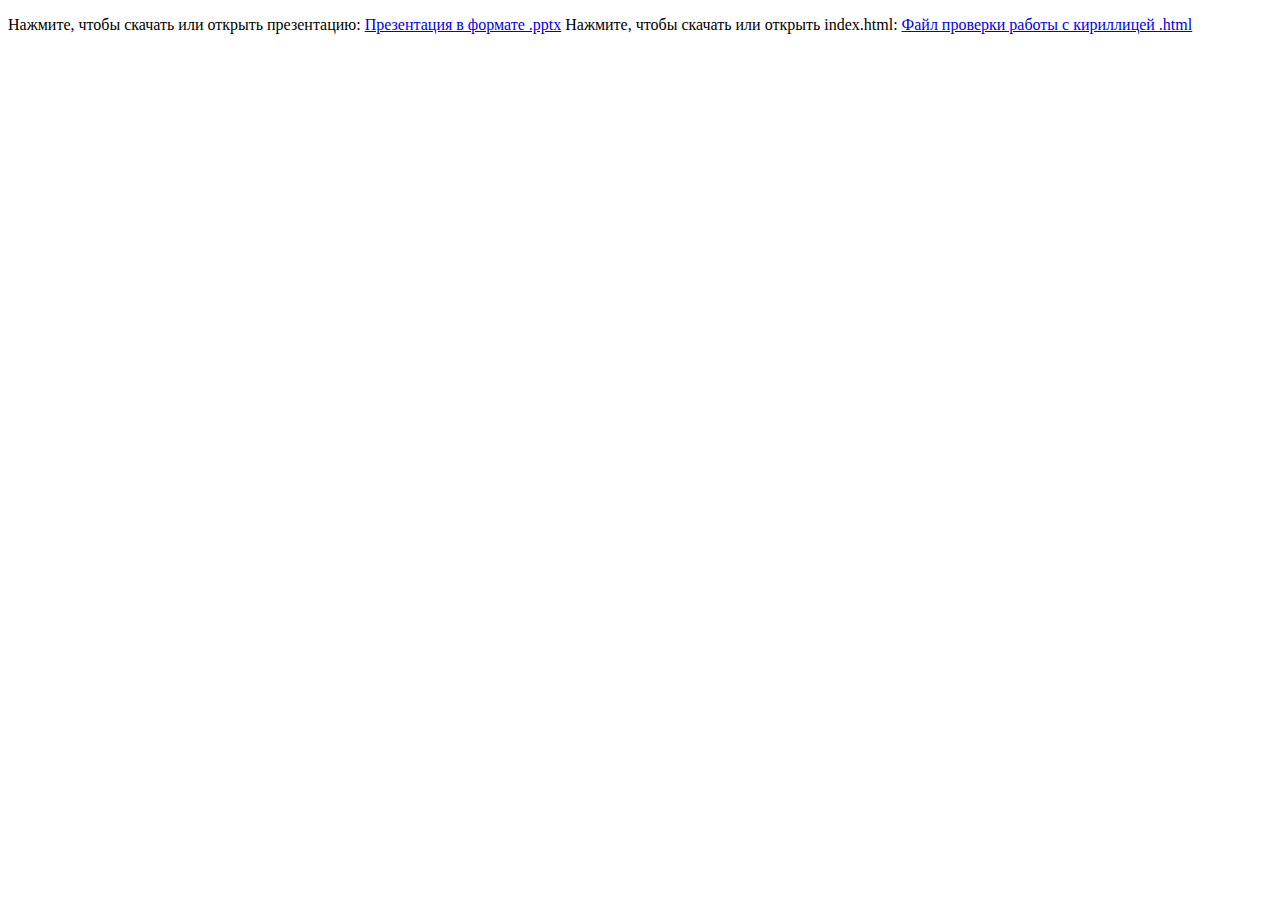
<file: index.html>
<!DOCTYPE html>
<html>
<head>
    <title>Моя презентация</title>
</head>
<body>

    <p>
        Нажмите, чтобы скачать или открыть презентацию:
        <a href="СетьВводный.pptx">Презентация в формате .pptx</a>
        Нажмите, чтобы скачать или открыть index.html:
        <a href="index.html">Файл проверки работы с кириллицей .html</a>
    </p>

</body>
</html>
</file>
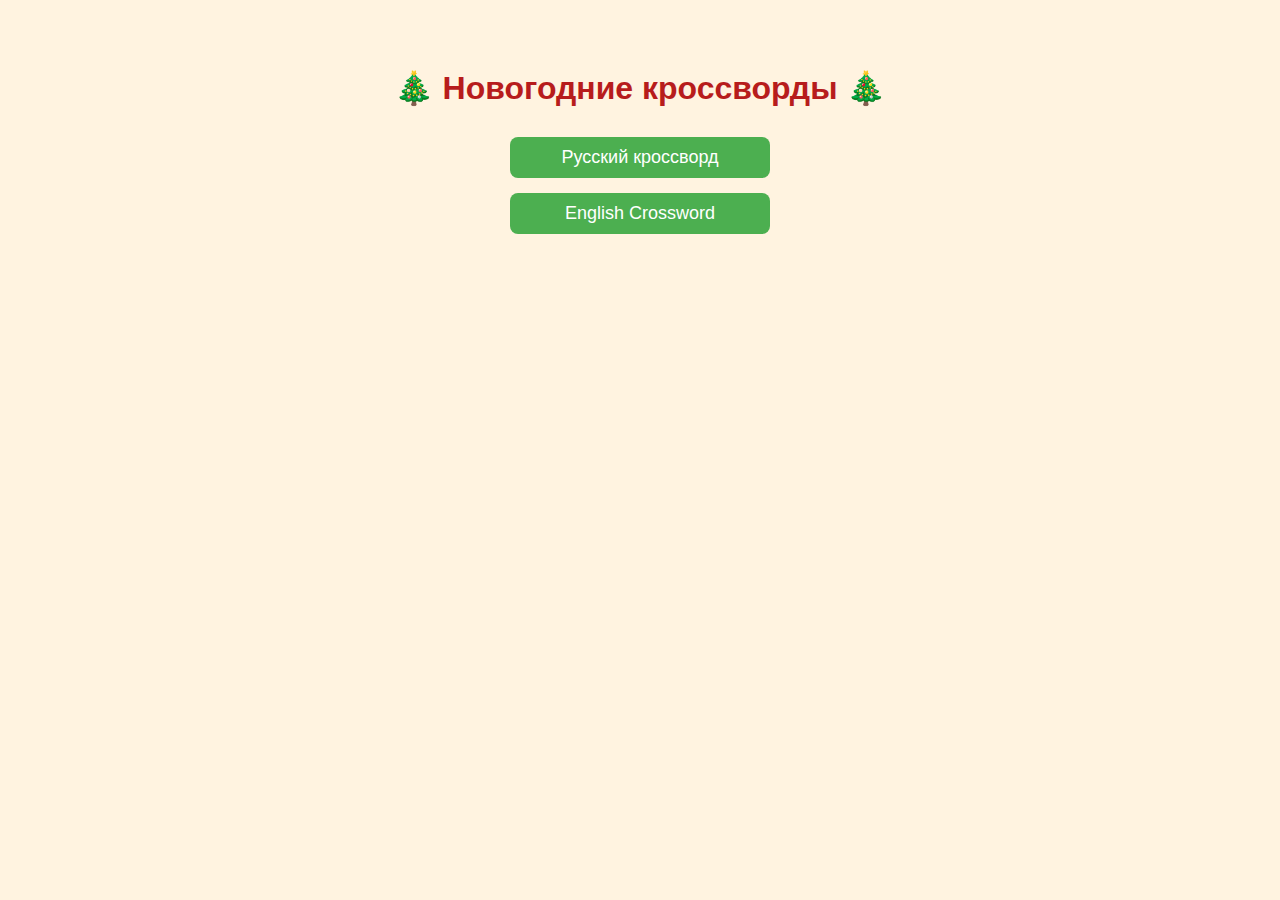
<file: index1.html>
<!DOCTYPE html>
<html lang="ru">
<head>
  <meta charset="UTF-8">
  <title>Новогодние кроссворды</title>
  <style>
    body {
      font-family: Arial;
      text-align: center;
      background-color: #fff3e0;
      padding: 40px;
    }
    h1 {
      color: #b71c1c;
    }
    .links {
      margin-top: 30px;
      font-size: 18px;
    }
    .links a {
      display: block;
      margin: 15px;
      padding: 10px 20px;
      background-color: #4caf50;
      color: white;
      text-decoration: none;
      border-radius: 8px;
      width: 220px;
      margin-left: auto;
      margin-right: auto;
    }
    .links a:hover {
      background-color: #388e3c;
    }
  </style>
</head>
<body>
  <h1>🎄 Новогодние кроссворды 🎄</h1>
  
  <div class="links">
    <a href="krossvordRU.html">Русский кроссворд</a>
    <a href="krossvordEN.html">English Crossword</a>
  </div>
</body>
</html>
</file>
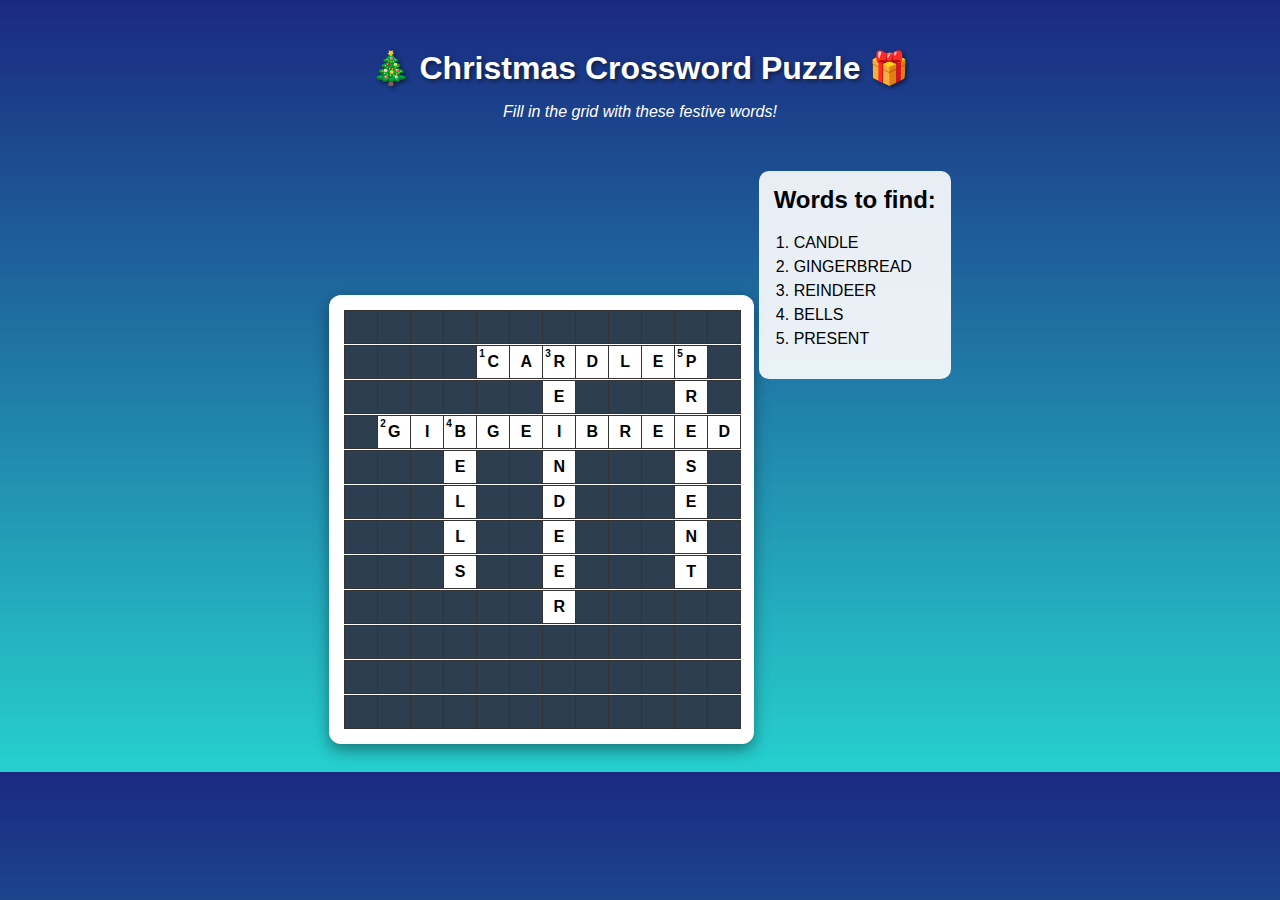
<file: krossvordEN.html>
<!DOCTYPE html>
<html lang="en">
<head>
  <meta charset="UTF-8">
  <meta name="viewport" content="width=device-width, initial-scale=1.0">
  <title>🎄 Christmas Crossword</title>
  <style>
    body {
      font-family: 'Segoe UI', Tahoma, Geneva, Verdana, sans-serif;
      background: linear-gradient(to bottom, #1a2980, #26d0ce);
      color: white;
      text-align: center;
      padding: 20px;
    }

    h1 {
      text-shadow: 2px 2px 4px rgba(0, 0, 0, 0.5);
      margin-bottom: 10px;
    }

    .subtitle {
      margin-bottom: 25px;
      font-style: italic;
    }

    .crossword-container {
      display: inline-block;
      background-color: white;
      padding: 15px;
      border-radius: 12px;
      box-shadow: 0 6px 15px rgba(0, 0, 0, 0.4);
    }

    .crossword-grid {
      display: grid;
      grid-template-columns: repeat(12, 32px);
      grid-gap: 1px;
      margin: 0 auto;
    }

    .cell {
      width: 32px;
      height: 32px;
      display: flex;
      align-items: center;
      justify-content: center;
      background-color: #ffffff;
      border: 1px solid #333;
      font-weight: bold;
      font-size: 16px;
      position: relative;
      color: #000;
    }

    .cell.black {
      background-color: #2c3e50;
    }

    .cell.number::before {
      content: attr(data-number);
      position: absolute;
      top: 2px;
      left: 2px;
      font-size: 10px;
      color: #000;
      font-weight: bold;
    }

    .word-list {
      margin-top: 25px;
      background-color: rgba(255, 255, 255, 0.9);
      color: #000;
      padding: 15px;
      border-radius: 10px;
      display: inline-block;
      max-width: 500px;
    }

    .word-list h2 {
      margin-top: 0;
    }

    .word-list ol {
      text-align: left;
      padding-left: 20px;
    }

    .word-list li {
      margin-bottom: 6px;
    }
  </style>
</head>
<body>
  <h1>🎄 Christmas Crossword Puzzle 🎁</h1>
  <p class="subtitle">Fill in the grid with these festive words!</p>

  <div class="crossword-container">
    <div class="crossword-grid" id="grid"></div>
  </div>

  <div class="word-list">
    <h2>Words to find:</h2>
    <ol>
      <li>CANDLE</li>
      <li>GINGERBREAD</li>
      <li>REINDEER</li>
      <li>BELLS</li>
      <li>PRESENT</li>
    </ol>
  </div>

  <script>
    // Кроссвордные слова с позициями
    const words = [
      { word: "CANDLE",      direction: "across",  row: 1, col: 4,  number: 1 },
      { word: "GINGERBREAD", direction: "across",  row: 3, col: 1,  number: 2 },
      { word: "REINDEER",    direction: "down",    row: 1, col: 6,  number: 3 },
      { word: "BELLS",       direction: "down",    row: 3, col: 3,  number: 4 },
      { word: "PRESENT",     direction: "down",    row: 1, col: 10, number: 5 }
    ];

    const gridSize = 12;
    const grid = Array(gridSize).fill(null).map(() => Array(gridSize).fill(null));
    const numbers = Array(gridSize).fill(null).map(() => Array(gridSize).fill(null));

    // Заполнение сетки
    words.forEach(w => {
      const { word, direction, row, col, number } = w;
      if (direction === "across") {
        for (let i = 0; i < word.length; i++) {
          if (col + i < gridSize) {
            grid[row][col + i] = word[i];
            if (i === 0) numbers[row][col + i] = number;
          }
        }
      } else if (direction === "down") {
        for (let i = 0; i < word.length; i++) {
          if (row + i < gridSize) {
            grid[row + i][col] = word[i];
            if (i === 0) numbers[row + i][col] = number;
          }
        }
      }
    });

    // Отрисовка
    const gridEl = document.getElementById("grid");
    for (let r = 0; r < gridSize; r++) {
      for (let c = 0; c < gridSize; c++) {
        const cell = document.createElement("div");
        cell.classList.add("cell");
        if (grid[r][c] === null) {
          cell.classList.add("black");
        } else {
          cell.textContent = grid[r][c];
          if (numbers[r][c]) {
            cell.classList.add("number");
            cell.dataset.number = numbers[r][c];
          }
        }
        gridEl.appendChild(cell);
      }
    }
  </script>
</body>
</html>
</file>
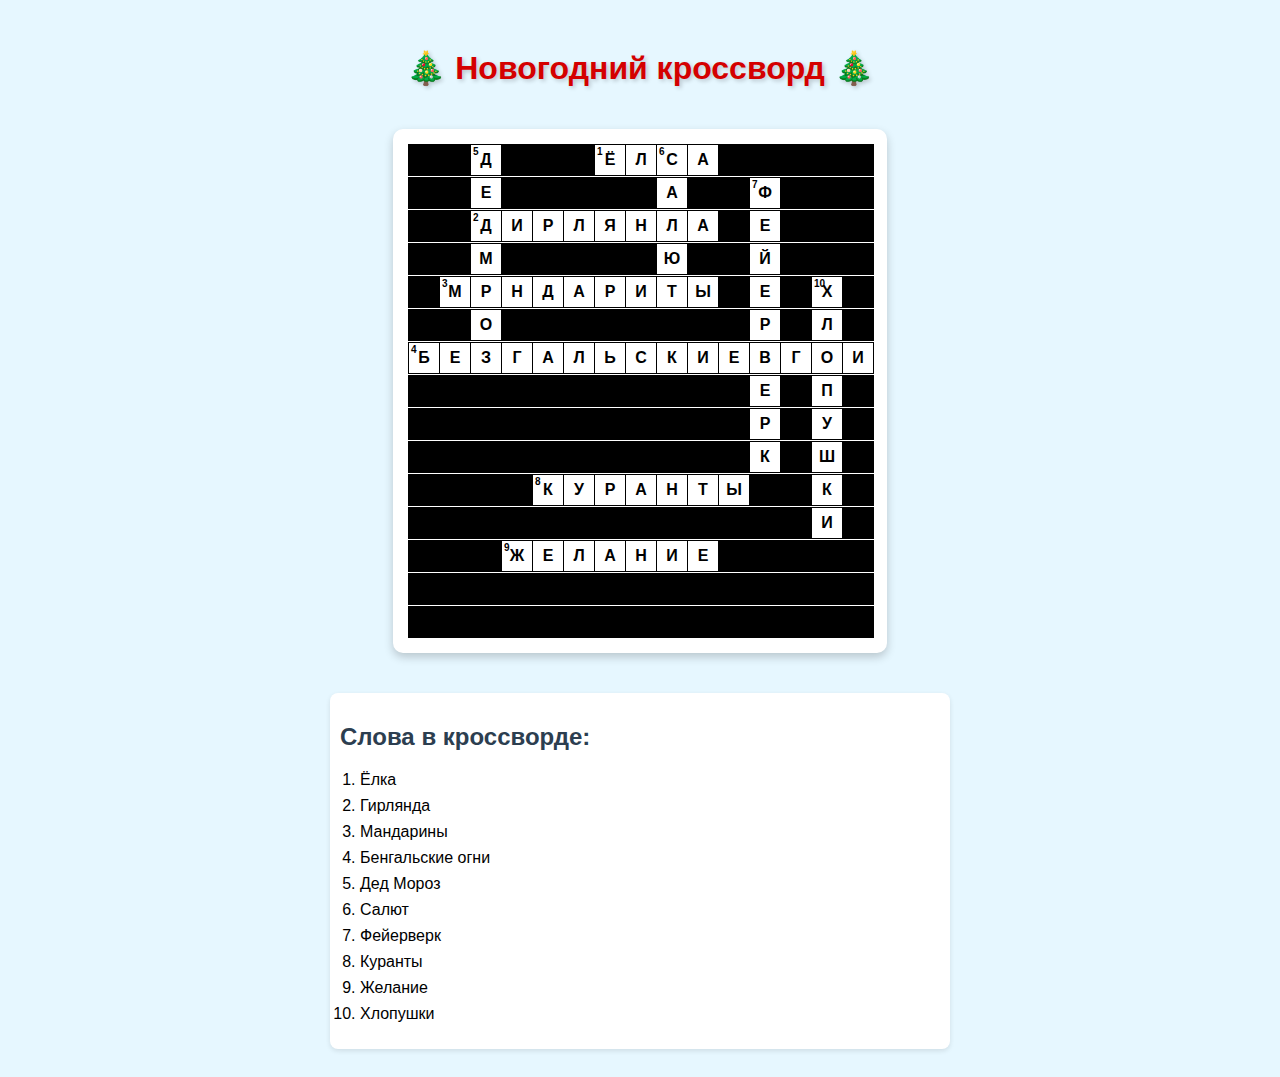
<file: krossvordRU.html>
<!DOCTYPE html>
<html lang="ru">
<head>
  <meta charset="UTF-8">
  <meta name="viewport" content="width=device-width, initial-scale=1.0">
  <title>Новогодний кроссворд</title>
  <style>
    body {
      font-family: Arial, sans-serif;
      background-color: #e6f7ff;
      text-align: center;
      padding: 20px;
    }

    h1 {
      color: #d40000;
      text-shadow: 2px 2px 4px rgba(0,0,0,0.2);
    }

    .crossword-container {
      display: inline-block;
      margin: 20px auto;
      background-color: white;
      padding: 15px;
      border-radius: 10px;
      box-shadow: 0 4px 10px rgba(0,0,0,0.2);
    }

    .crossword-grid {
      display: grid;
      grid-template-columns: repeat(15, 30px);
      grid-gap: 1px;
      margin: 0 auto;
    }

    .cell {
      width: 30px;
      height: 30px;
      display: flex;
      align-items: center;
      justify-content: center;
      background-color: #fff;
      border: 1px solid #000;
      font-weight: bold;
      font-size: 16px;
      position: relative;
    }

    .cell.black {
      background-color: #000;
    }

    .cell.number::before {
      content: attr(data-number);
      position: absolute;
      top: 1px;
      left: 2px;
      font-size: 10px;
      color: #000;
    }

    .word-list {
      margin-top: 20px;
      text-align: left;
      max-width: 600px;
      margin-left: auto;
      margin-right: auto;
      padding: 10px;
      background-color: #fff;
      border-radius: 8px;
      box-shadow: 0 2px 5px rgba(0,0,0,0.1);
    }

    .word-list h2 {
      color: #2c3e50;
    }

    .word-list ol {
      padding-left: 20px;
    }

    .word-list li {
      margin-bottom: 8px;
    }
  </style>
</head>
<body>
  <h1>🎄 Новогодний кроссворд 🎄</h1>

  <div class="crossword-container">
    <div class="crossword-grid" id="grid"></div>
  </div>

  <div class="word-list">
    <h2>Слова в кроссворде:</h2>
    <ol>
      <li>Ёлка</li>
      <li>Гирлянда</li>
      <li>Мандарины</li>
      <li>Бенгальские огни</li>
      <li>Дед Мороз</li>
      <li>Салют</li>
      <li>Фейерверк</li>
      <li>Куранты</li>
      <li>Желание</li>
      <li>Хлопушки</li>
    </ol>
  </div>

  <script>
    // Слова кроссворда
    const words = [
      { word: "ЁЛКА", direction: "across", row: 0, col: 6, number: 1 },
      { word: "ГИРЛЯНДА", direction: "across", row: 2, col: 2, number: 2 },
      { word: "МАНДАРИНЫ", direction: "across", row: 4, col: 1, number: 3 },
      { word: "БЕНГАЛЬСКИЕОГНИ", direction: "across", row: 6, col: 0, number: 4 }, // без пробела
      { word: "ДЕДМРОЗ", direction: "down", row: 0, col: 2, number: 5 }, // "Дед Мороз" без пробела и Ё → "ДЕДМРОЗ"
      { word: "САЛЮТ", direction: "down", row: 0, col: 8, number: 6 },
      { word: "ФЕЙЕРВЕРК", direction: "down", row: 1, col: 11, number: 7 },
      { word: "КУРАНТЫ", direction: "across", row: 10, col: 4, number: 8 },
      { word: "ЖЕЛАНИЕ", direction: "across", row: 12, col: 3, number: 9 },
      { word: "ХЛОПУШКИ", direction: "down", row: 4, col: 13, number: 10 }
    ];

    const gridSize = 15;
    const grid = Array(gridSize).fill(null).map(() => Array(gridSize).fill(null));
    const numbers = Array(gridSize).fill(null).map(() => Array(gridSize).fill(null));

    // Поместить слова в сетку
    words.forEach(wordObj => {
      const { word, direction, row, col, number } = wordObj;
      if (direction === "across") {
        for (let i = 0; i < word.length; i++) {
          if (col + i < gridSize) {
            grid[row][col + i] = word[i];
            if (i === 0) numbers[row][col + i] = number;
          }
        }
      } else if (direction === "down") {
        for (let i = 0; i < word.length; i++) {
          if (row + i < gridSize) {
            grid[row + i][col] = word[i];
            if (i === 0) numbers[row + i][col] = number;
          }
        }
      }
    });

    // Отрисовка сетки
    const gridElement = document.getElementById("grid");
    for (let r = 0; r < gridSize; r++) {
      for (let c = 0; c < gridSize; c++) {
        const cell = document.createElement("div");
        cell.classList.add("cell");
        if (grid[r][c] === null) {
          cell.classList.add("black");
        } else {
          cell.textContent = grid[r][c];
          if (numbers[r][c]) {
            cell.classList.add("number");
            cell.dataset.number = numbers[r][c];
          }
        }
        gridElement.appendChild(cell);
      }
    }
  </script>
</body>
</html>
</file>
